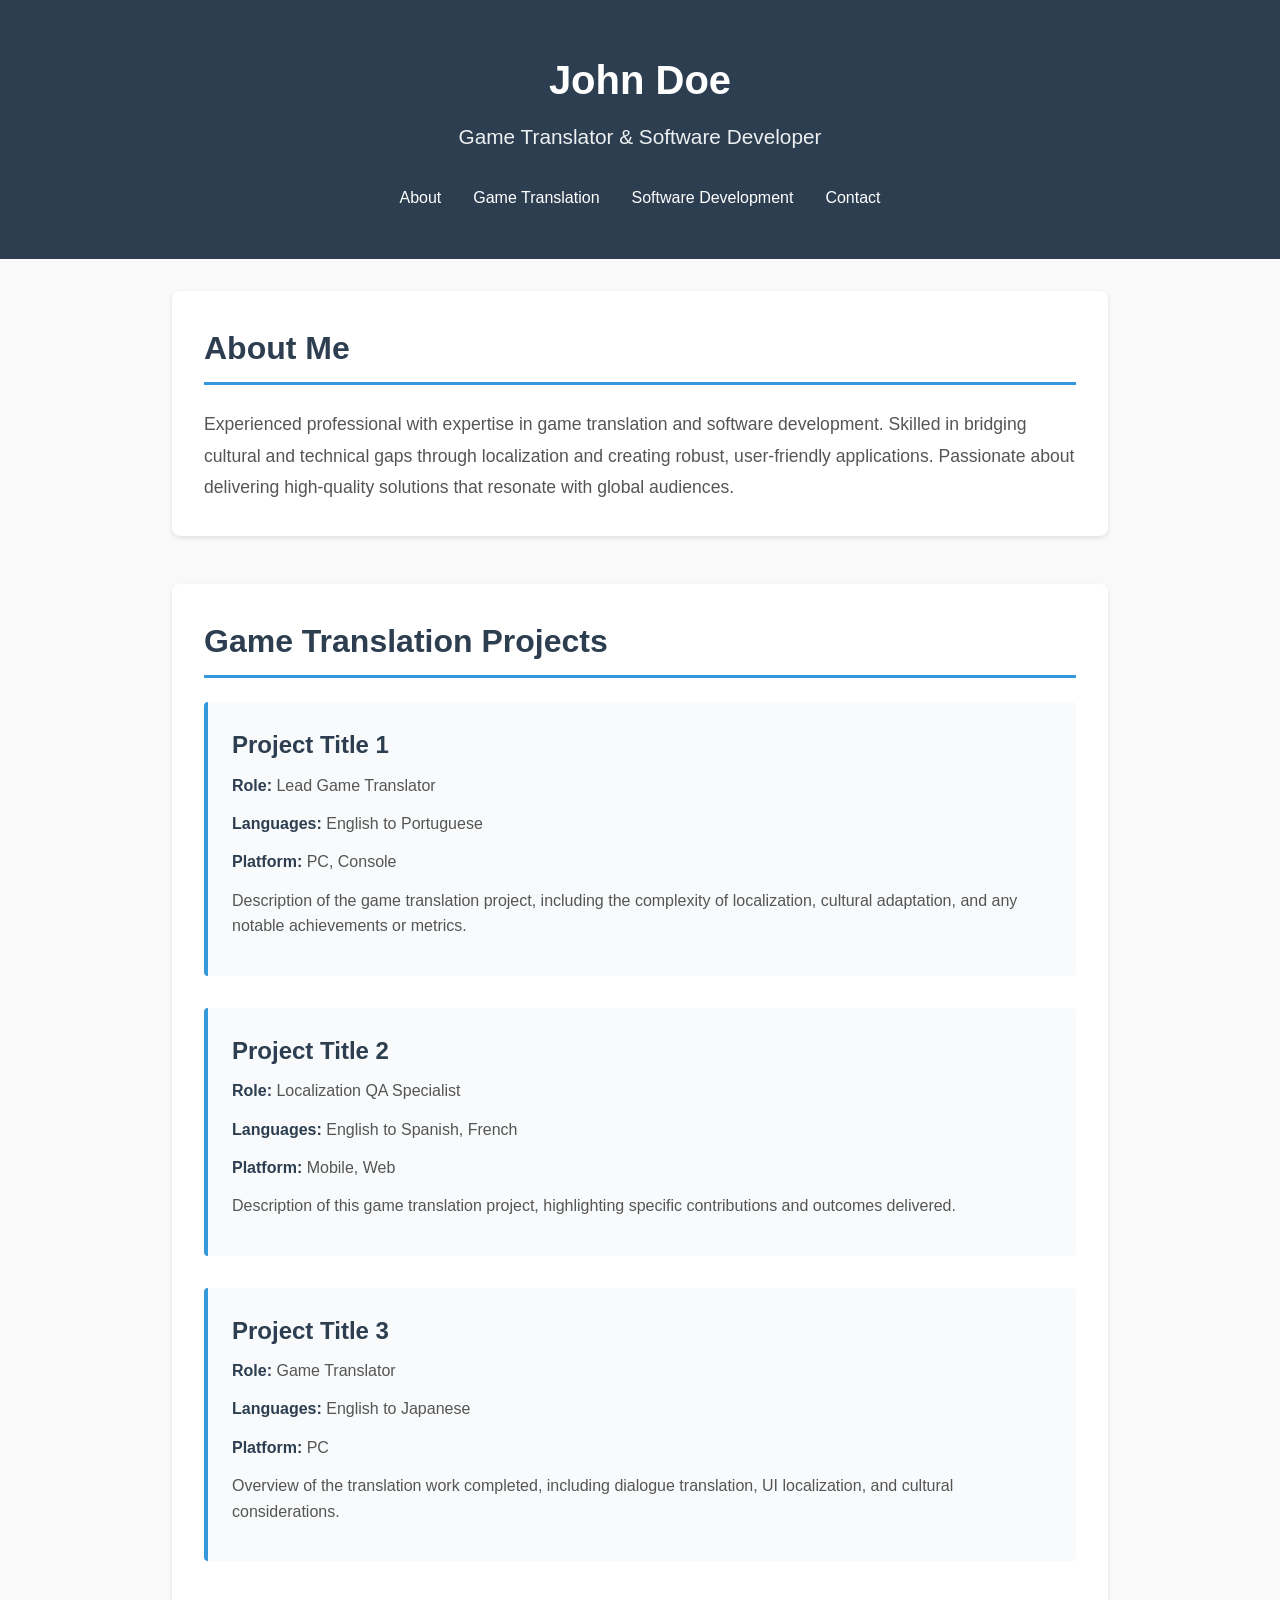
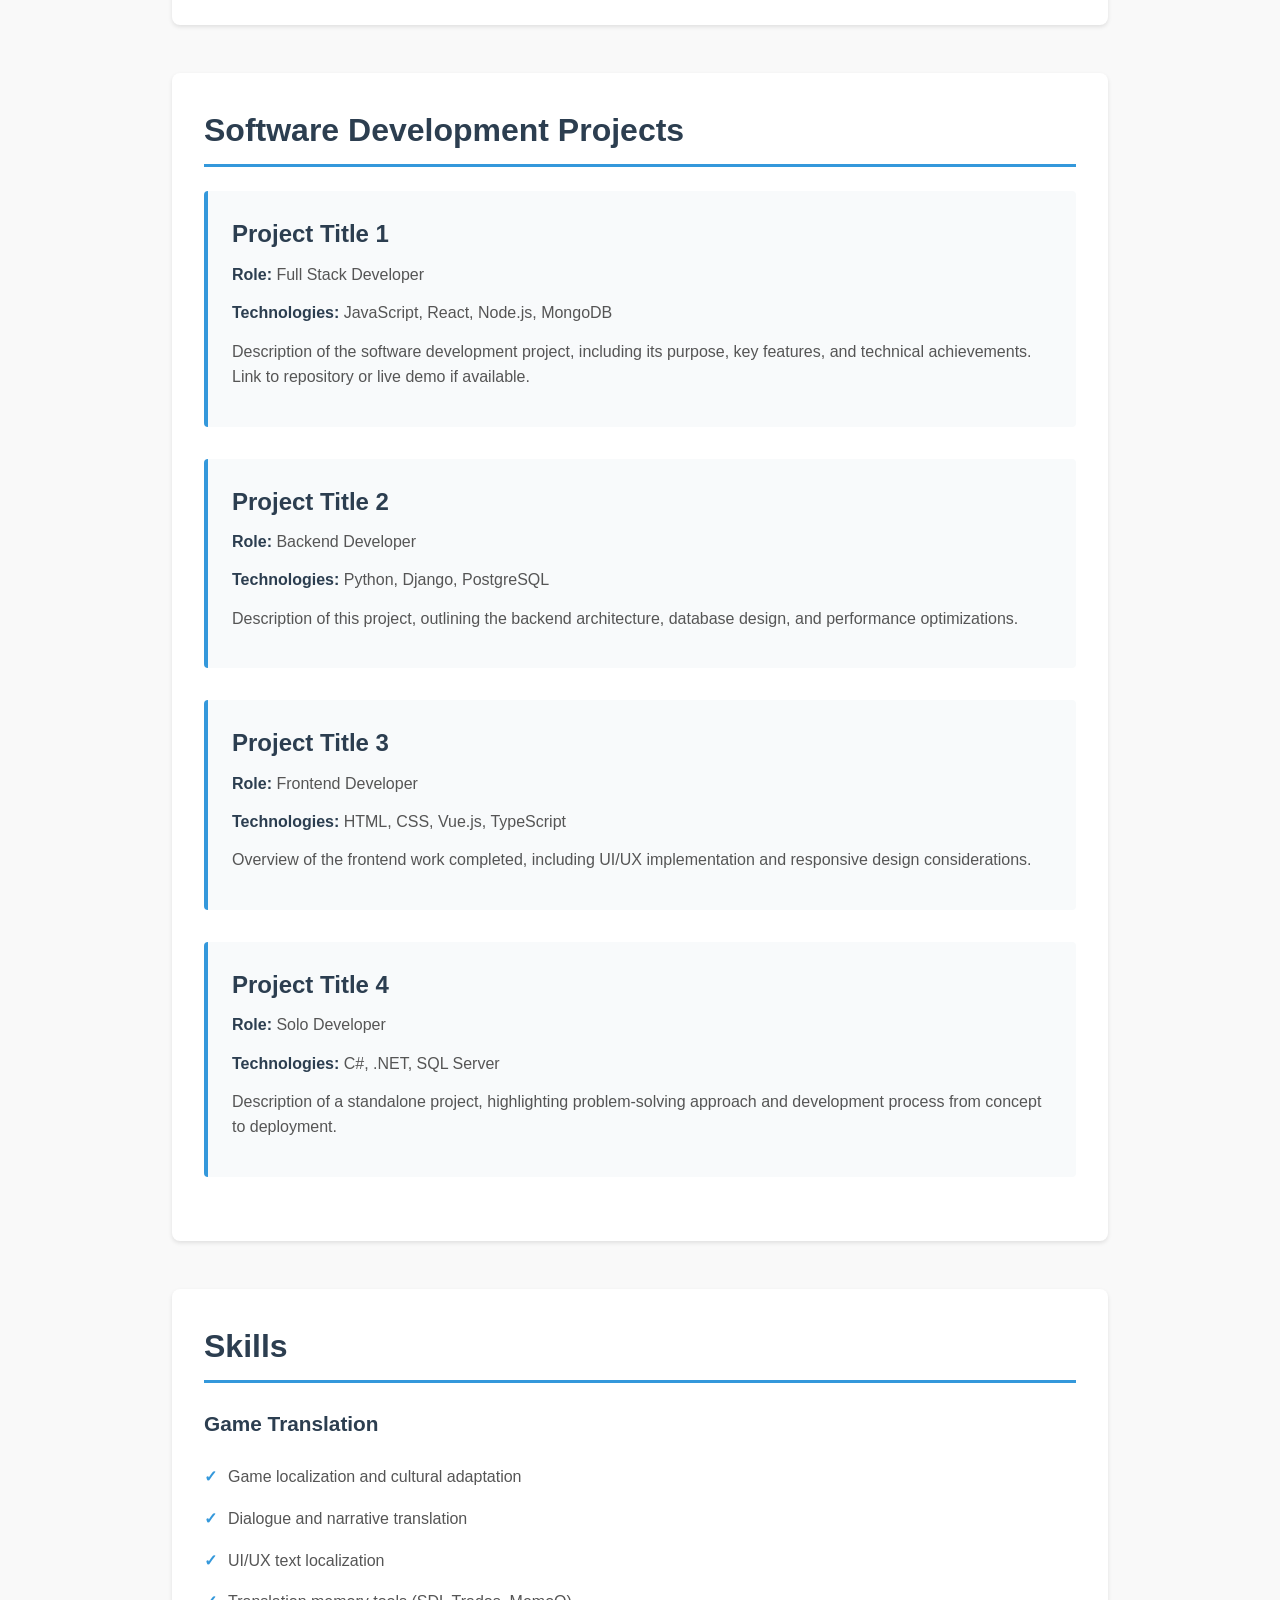
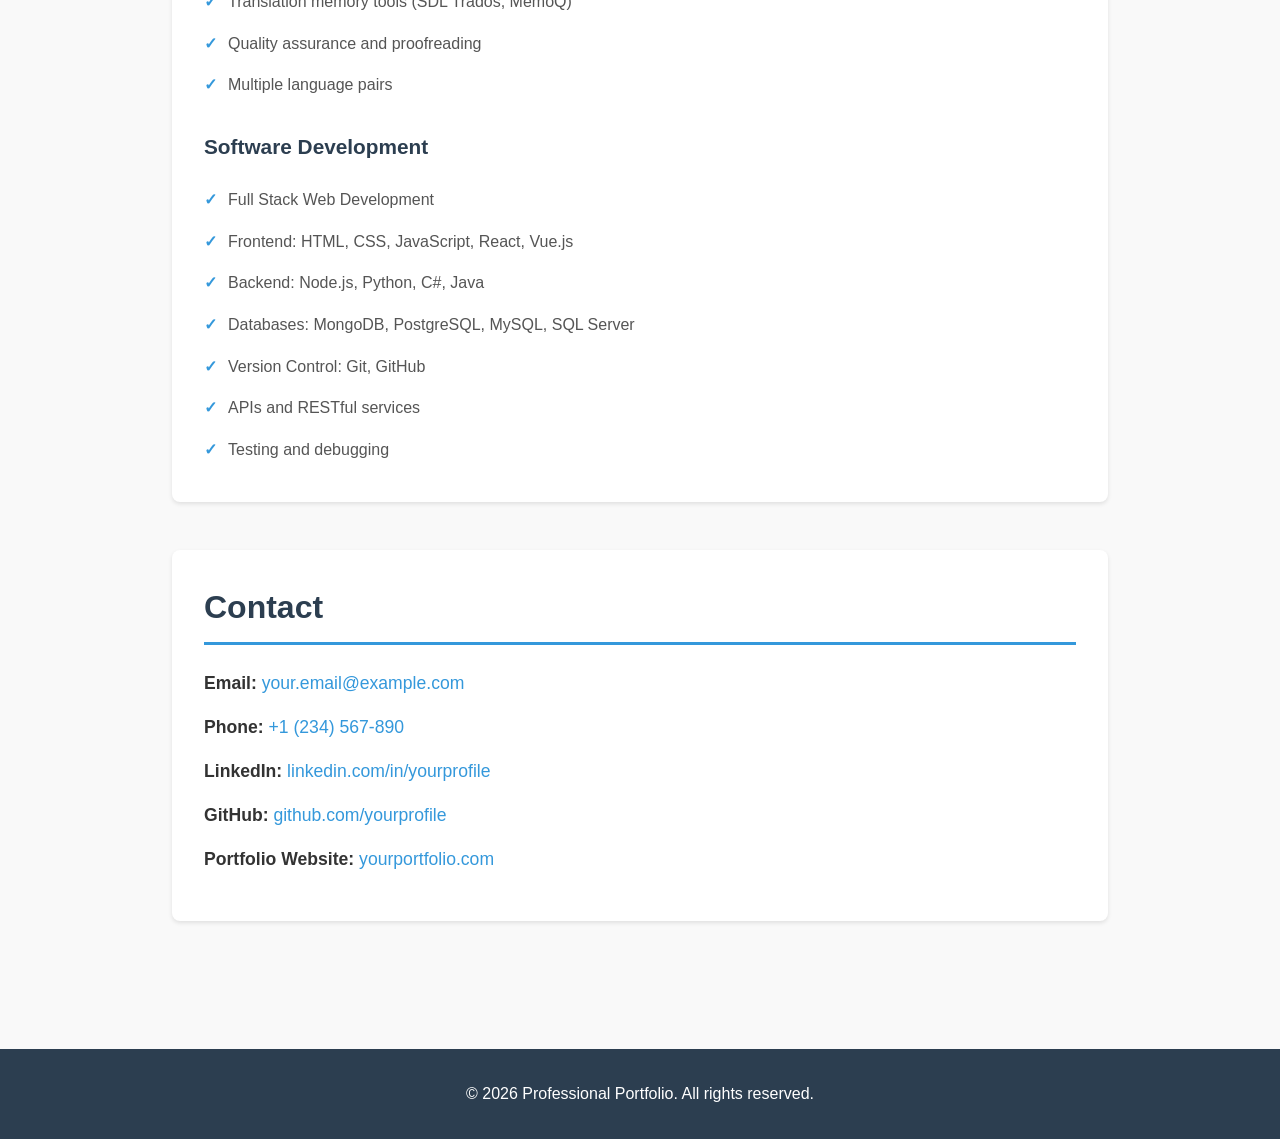
<file: 00 Masterclass/index.html>
<!DOCTYPE html>
<html lang="en">
<head>
    <meta charset="UTF-8">
    <meta name="viewport" content="width=device-width, initial-scale=1.0">
    <title>Professional Portfolio - Game Translation & Software Development</title>
    <link rel="stylesheet" href="style.css">
</head>
<body>
    <header>
        <h1>John Doe</h1>
        <p>Game Translator & Software Developer</p>
        <nav>
            <ul>
                <li><a href="#about">About</a></li>
                <li><a href="#game-translation">Game Translation</a></li>
                <li><a href="#software-development">Software Development</a></li>
                <li><a href="#contact">Contact</a></li>
            </ul>
        </nav>
    </header>

    <main>
        <section id="about">
            <h2>About Me</h2>
            <p>
                Experienced professional with expertise in game translation and software development. 
                Skilled in bridging cultural and technical gaps through localization and creating robust, 
                user-friendly applications. Passionate about delivering high-quality solutions that resonate 
                with global audiences.
            </p>
        </section>

        <section id="game-translation">
            <h2>Game Translation Projects</h2>
            
            <article>
                <h3>Project Title 1</h3>
                <p><strong>Role:</strong> Lead Game Translator</p>
                <p><strong>Languages:</strong> English to Portuguese</p>
                <p><strong>Platform:</strong> PC, Console</p>
                <p>
                    Description of the game translation project, including the complexity of localization, 
                    cultural adaptation, and any notable achievements or metrics.
                </p>
            </article>

            <article>
                <h3>Project Title 2</h3>
                <p><strong>Role:</strong> Localization QA Specialist</p>
                <p><strong>Languages:</strong> English to Spanish, French</p>
                <p><strong>Platform:</strong> Mobile, Web</p>
                <p>
                    Description of this game translation project, highlighting specific contributions and 
                    outcomes delivered.
                </p>
            </article>

            <article>
                <h3>Project Title 3</h3>
                <p><strong>Role:</strong> Game Translator</p>
                <p><strong>Languages:</strong> English to Japanese</p>
                <p><strong>Platform:</strong> PC</p>
                <p>
                    Overview of the translation work completed, including dialogue translation, UI localization, 
                    and cultural considerations.
                </p>
            </article>
        </section>

        <section id="software-development">
            <h2>Software Development Projects</h2>

            <article>
                <h3>Project Title 1</h3>
                <p><strong>Role:</strong> Full Stack Developer</p>
                <p><strong>Technologies:</strong> JavaScript, React, Node.js, MongoDB</p>
                <p>
                    Description of the software development project, including its purpose, key features, 
                    and technical achievements. Link to repository or live demo if available.
                </p>
            </article>

            <article>
                <h3>Project Title 2</h3>
                <p><strong>Role:</strong> Backend Developer</p>
                <p><strong>Technologies:</strong> Python, Django, PostgreSQL</p>
                <p>
                    Description of this project, outlining the backend architecture, database design, 
                    and performance optimizations.
                </p>
            </article>

            <article>
                <h3>Project Title 3</h3>
                <p><strong>Role:</strong> Frontend Developer</p>
                <p><strong>Technologies:</strong> HTML, CSS, Vue.js, TypeScript</p>
                <p>
                    Overview of the frontend work completed, including UI/UX implementation and 
                    responsive design considerations.
                </p>
            </article>

            <article>
                <h3>Project Title 4</h3>
                <p><strong>Role:</strong> Solo Developer</p>
                <p><strong>Technologies:</strong> C#, .NET, SQL Server</p>
                <p>
                    Description of a standalone project, highlighting problem-solving approach and 
                    development process from concept to deployment.
                </p>
            </article>
        </section>

        <section id="skills">
            <h2>Skills</h2>
            
            <h3>Game Translation</h3>
            <ul>
                <li>Game localization and cultural adaptation</li>
                <li>Dialogue and narrative translation</li>
                <li>UI/UX text localization</li>
                <li>Translation memory tools (SDL Trados, MemoQ)</li>
                <li>Quality assurance and proofreading</li>
                <li>Multiple language pairs</li>
            </ul>

            <h3>Software Development</h3>
            <ul>
                <li>Full Stack Web Development</li>
                <li>Frontend: HTML, CSS, JavaScript, React, Vue.js</li>
                <li>Backend: Node.js, Python, C#, Java</li>
                <li>Databases: MongoDB, PostgreSQL, MySQL, SQL Server</li>
                <li>Version Control: Git, GitHub</li>
                <li>APIs and RESTful services</li>
                <li>Testing and debugging</li>
            </ul>
        </section>

        <section id="contact">
            <h2>Contact</h2>
            <p><strong>Email:</strong> <a href="mailto:your.email@example.com">your.email@example.com</a></p>
            <p><strong>Phone:</strong> <a href="tel:+1234567890">+1 (234) 567-890</a></p>
            <p><strong>LinkedIn:</strong> <a href="https://linkedin.com/in/yourprofile">linkedin.com/in/yourprofile</a></p>
            <p><strong>GitHub:</strong> <a href="https://github.com/yourprofile">github.com/yourprofile</a></p>
            <p><strong>Portfolio Website:</strong> <a href="https://yourportfolio.com">yourportfolio.com</a></p>
        </section>
    </main>

    <footer>
        <p>&copy; 2026 Professional Portfolio. All rights reserved.</p>
    </footer>
</body>
</html>
</file>
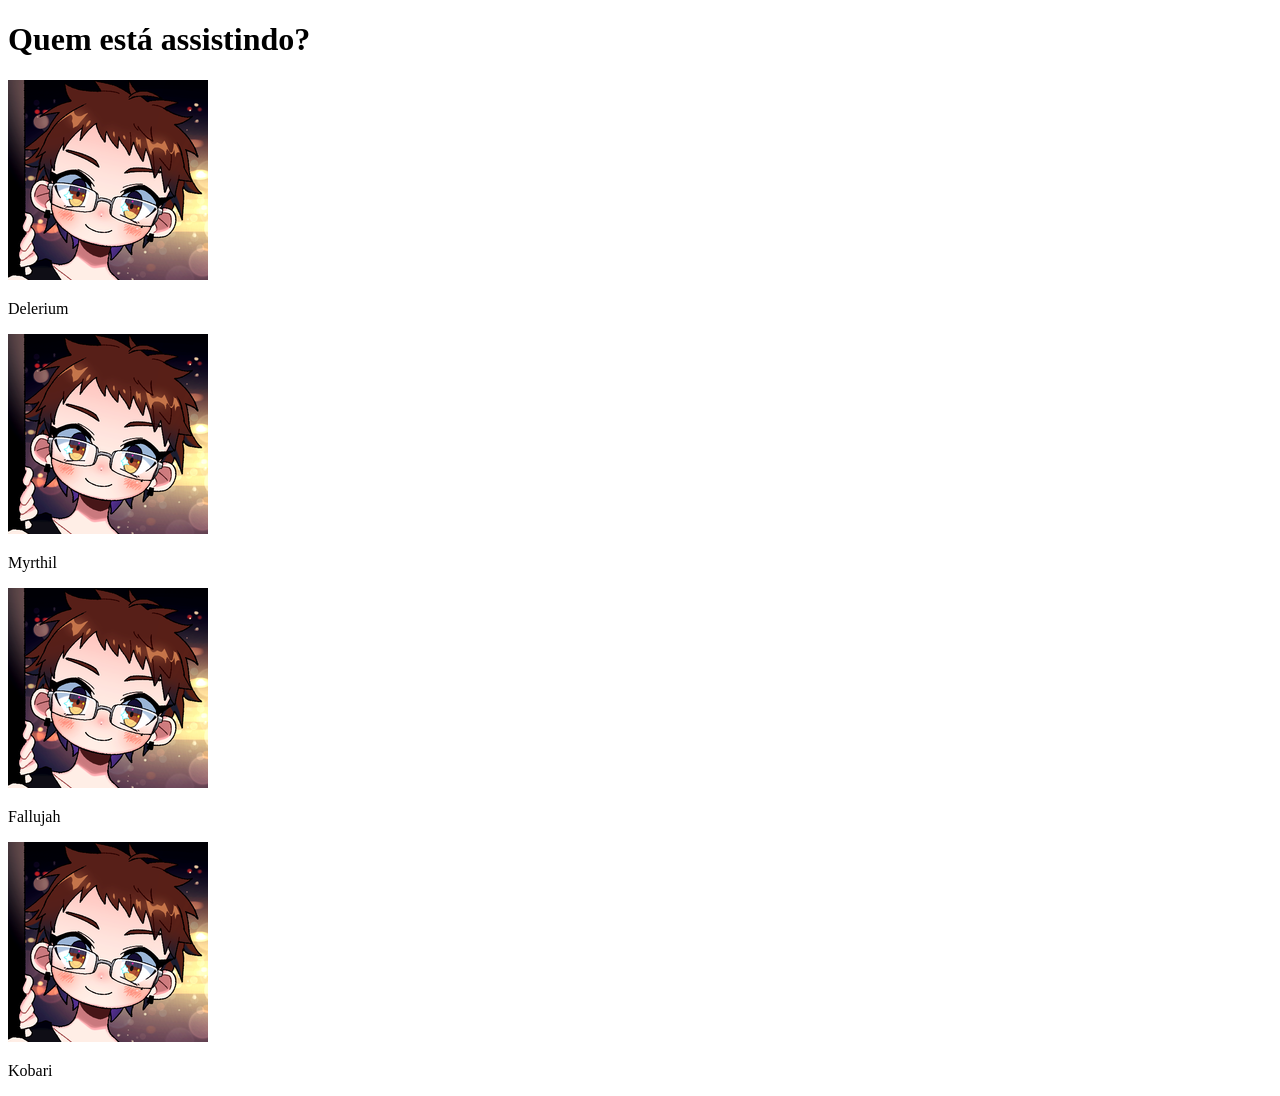
<file: 01 Aula/index.html>
<!DOCTYPE html>
<html lang="pt-BR">
<head>
	<meta charset="UTF-8">
	<meta name="viewport" content="width=device-width, initial-scale=1.0">
	<title>Nykflix</title>
</head>
<body>
	<main>
		<h1>Quem está assistindo?</h1>
		<div class="container">
			<div class="profile">
				<img src="assets/avatar.png" alt="Perfil 1">
				<p>Delerium</p>
			</div>
			<div class="profile">
				<img src="assets/avatar.png" alt="Perfil 2">
				<p>Myrthil</p>
			</div>
			<div class="profile">
				<img src="assets/avatar.png" alt="Perfil 3">
				<p>Fallujah</p>
			</div>
			<div class="profile">
				<img src="assets/avatar.png" alt="Perfil 4">
				<p>Kobari</p>
			</div>
		</div>
	</main>
</body>
</html>
</file>
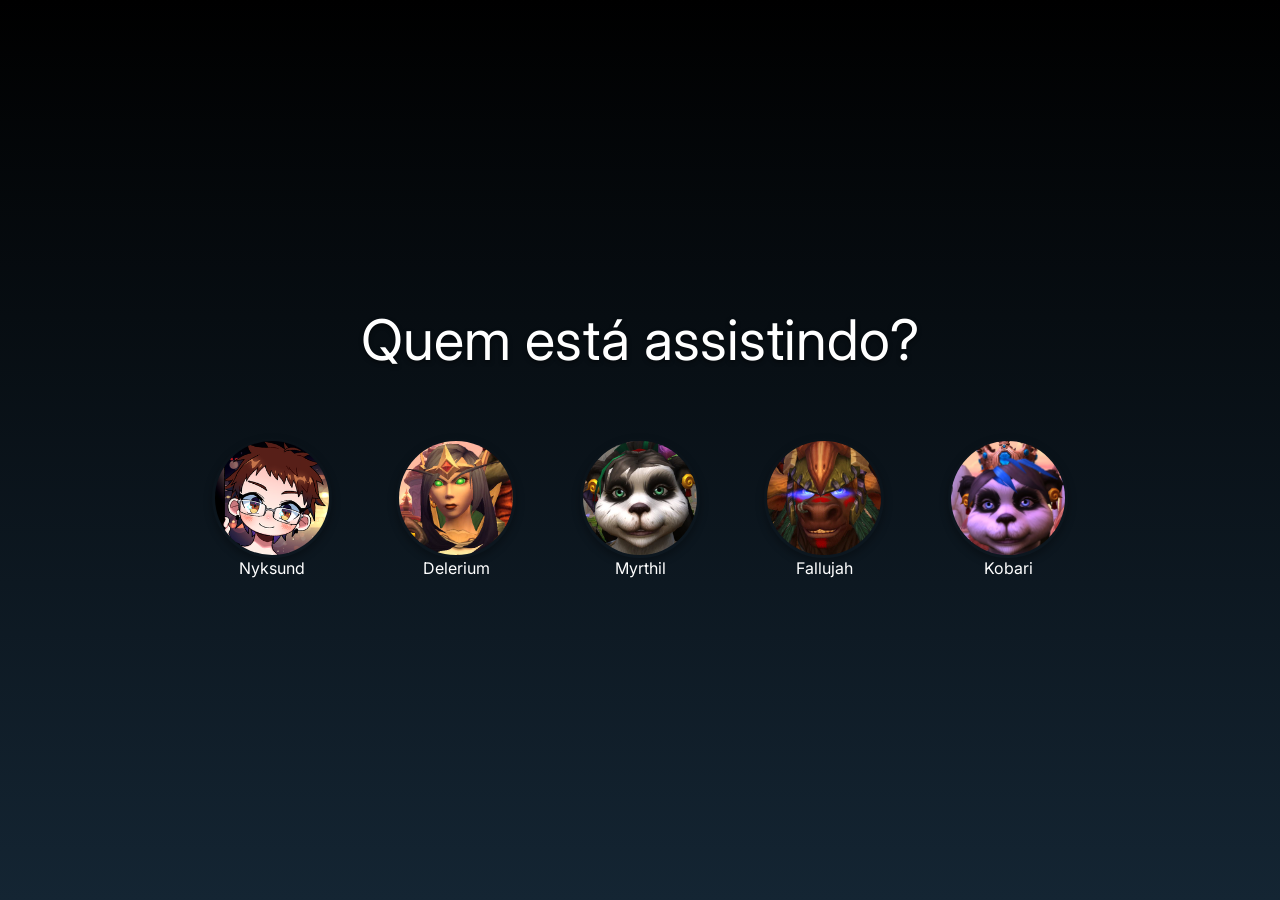
<file: 02 Aula/index.html>
<!DOCTYPE html>
<html lang="pt-BR">
<head>
	<meta charset="UTF-8">
	<meta name="viewport" content="width=device-width, initial-scale=1.0">
	<link rel="stylesheet" href="assets/style.css">
	<title>Nykflix</title>
</head>
<body>
	<main>
		<h1>Quem está assistindo?</h1>
		<ul class="container">
			<li class="profile">
				<img src="assets/avatar.png" alt="Avatar do perfil Nyksund">
				<figcaption>Nyksund</figcaption>
			</li>
			<li class="profile">
				<img src="assets/avatar-delerium.jpg" alt="Avatar do perfil Delerium">
				<figcaption>Delerium</figcaption>
			</li>
			<li class="profile">
				<img src="assets/avatar-myrthil.jpg" alt="Avatar do perfil Myrthil">
				<figcaption>Myrthil</figcaption>
			</li>
			<li class="profile">
				<img src="assets/avatar-fallujah.jpg" alt="Avatar do perfil Fallujah">
				<figcaption>Fallujah</figcaption>
			</li>
			<li class="profile">
				<img src="assets/avatar-kobari.jpg" alt="Avatar do perfil Kobari">
				<figcaption>Kobari</figcaption>
			</li>
		</ul>
	</main>
</body>
</html>
</file>
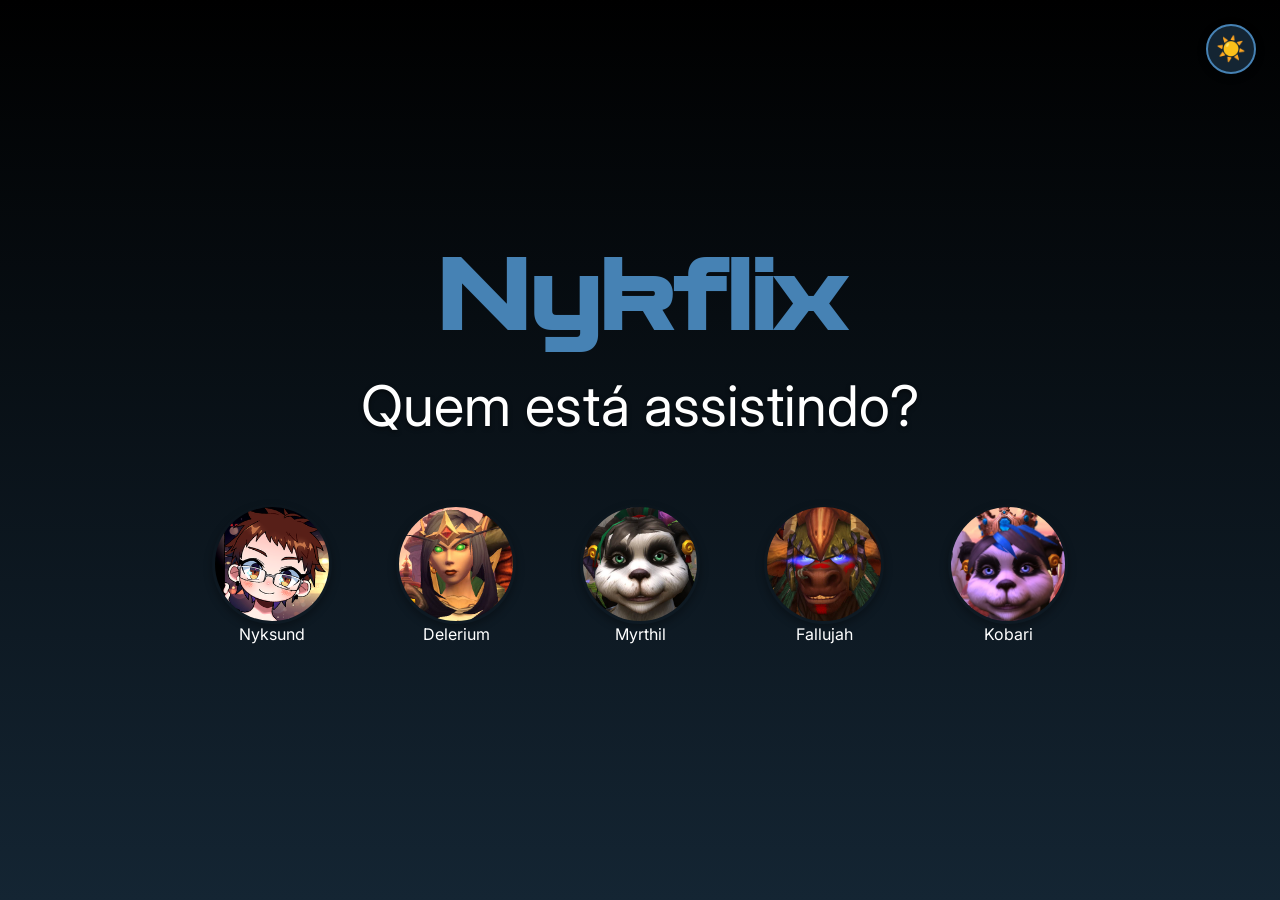
<file: 03 Aula/index.html>
<!DOCTYPE html>
<html lang="pt-BR" data-theme="dark">
<head>
	<meta charset="UTF-8">
	<meta name="viewport" content="width=device-width, initial-scale=1.0">
	<link rel="stylesheet" href="assets/style.css">
	<title>Nykflix</title>
</head>
<body>
	<button id="theme-toggle" class="theme-toggle" aria-label="Alternar modo claro/escuro">
		<span class="theme-toggle-icon">🌙</span>
	</button>
	<main>
		<h1>Nykflix</h1>
		<h2>Quem está assistindo?</h2>
		<ul class="container">
			<li class="profile">
				<img src="assets/avatar.png" alt="Avatar do perfil Nyksund">
				<figcaption>Nyksund</figcaption>
			</li>
			<li class="profile">
				<img src="assets/avatar-delerium.jpg" alt="Avatar do perfil Delerium">
				<figcaption>Delerium</figcaption>
			</li>
			<li class="profile">
				<img src="assets/avatar-myrthil.jpg" alt="Avatar do perfil Myrthil">
				<figcaption>Myrthil</figcaption>
			</li>
			<li class="profile">
				<img src="assets/avatar-fallujah.jpg" alt="Avatar do perfil Fallujah">
				<figcaption>Fallujah</figcaption>
			</li>
			<li class="profile">
				<img src="assets/avatar-kobari.jpg" alt="Avatar do perfil Kobari">
				<figcaption>Kobari</figcaption>
			</li>
		</ul>
	</main>
	<script src="assets/script.js"></script>
</body>
</html>
</file>
<file: 00 Masterclass/style.css>
* {
    margin: 0;
    padding: 0;
    box-sizing: border-box;
}

body {
    font-family: 'Segoe UI', Tahoma, Geneva, Verdana, sans-serif;
    line-height: 1.6;
    color: #333;
    background-color: #f9f9f9;
}

/* Header and Navigation */
header {
    background-color: #2c3e50;
    color: white;
    padding: 3rem 2rem;
    text-align: center;
}

header h1 {
    font-size: 2.5rem;
    margin-bottom: 0.5rem;
    font-weight: 700;
}

header p {
    font-size: 1.3rem;
    margin-bottom: 2rem;
    color: #ecf0f1;
}

nav ul {
    list-style: none;
    display: flex;
    justify-content: center;
    gap: 2rem;
    flex-wrap: wrap;
}

nav a {
    color: white;
    text-decoration: none;
    font-weight: 500;
    transition: color 0.3s ease;
}

nav a:hover {
    color: #3498db;
}

/* Main Content */
main {
    max-width: 1000px;
    margin: 0 auto;
    padding: 2rem;
}

section {
    margin-bottom: 3rem;
    padding: 2rem;
    background-color: white;
    border-radius: 8px;
    box-shadow: 0 2px 4px rgba(0, 0, 0, 0.1);
}

section h2 {
    font-size: 2rem;
    color: #2c3e50;
    margin-bottom: 1.5rem;
    border-bottom: 3px solid #3498db;
    padding-bottom: 0.5rem;
}

section h3 {
    font-size: 1.5rem;
    color: #34495e;
    margin-top: 1rem;
    margin-bottom: 0.5rem;
}

/* About Section */
#about p {
    font-size: 1.1rem;
    color: #555;
    line-height: 1.8;
}

/* Projects - Game Translation and Software Development */
article {
    margin-bottom: 2rem;
    padding: 1.5rem;
    border-left: 4px solid #3498db;
    background-color: #f8fafb;
    border-radius: 4px;
}

article h3 {
    color: #2c3e50;
    margin-top: 0;
}

article p {
    margin-bottom: 0.8rem;
    color: #555;
}

article strong {
    color: #2c3e50;
    font-weight: 600;
}

/* Skills Section */
#skills h3 {
    color: #2c3e50;
    font-size: 1.3rem;
    margin-top: 1.5rem;
    margin-bottom: 1rem;
}

#skills ul {
    list-style: none;
    margin-left: 0;
}

#skills li {
    padding: 0.5rem 0;
    padding-left: 1.5rem;
    position: relative;
    color: #555;
}

#skills li:before {
    content: "✓";
    position: absolute;
    left: 0;
    color: #3498db;
    font-weight: bold;
}

/* Contact Section */
#contact p {
    margin-bottom: 1rem;
    font-size: 1.1rem;
}

#contact a {
    color: #3498db;
    text-decoration: none;
    transition: color 0.3s ease;
}

#contact a:hover {
    color: #2980b9;
    text-decoration: underline;
}

/* Footer */
footer {
    background-color: #2c3e50;
    color: white;
    text-align: center;
    padding: 2rem;
    margin-top: 3rem;
}

footer p {
    margin: 0;
}

/* Responsive Design */
@media (max-width: 768px) {
    header h1 {
        font-size: 2rem;
    }

    header p {
        font-size: 1rem;
    }

    nav ul {
        flex-direction: column;
        gap: 1rem;
    }

    section {
        padding: 1.5rem;
    }

    section h2 {
        font-size: 1.5rem;
    }

    article {
        padding: 1rem;
    }

    main {
        padding: 1rem;
    }
}

@media (max-width: 480px) {
    header h1 {
        font-size: 1.5rem;
    }

    header p {
        font-size: 0.9rem;
    }

    header {
        padding: 2rem 1rem;
    }

    section h2 {
        font-size: 1.3rem;
    }

    section h3 {
        font-size: 1.2rem;
    }

    article h3 {
        font-size: 1.1rem;
    }
}
</file>
<file: 02 Aula/assets/style.css>
/* Netflix-inspired Profile Select Page Styles */

@import url('https://fonts.googleapis.com/css2?family=Inter:ital,opsz,wght@0,14..32,100..900;1,14..32,100..900&display=swap');

* {
    margin: 0;
    padding: 0;
    box-sizing: border-box;
}

body {
    font-family: Inter, 'Helvetica Neue', Helvetica, Arial, sans-serif;
    background-color: #142533;
    color: #fff;
    min-height: 100vh;
    display: flex;
    align-items: center;
    justify-content: center;
    background-image: linear-gradient(180deg, #000 0%, #142533 100%);
}

main {
    max-width: 1200px;
    width: 100%;
    padding: 2rem;
    text-align: center;
}

h1 {
    font-size: 3.5rem;
    font-weight: 400;
    margin-bottom: 3rem;
    text-shadow: 0 2px 4px rgba(0, 0, 0, 0.5);
}

.container {
    display: flex;
    flex-wrap: wrap;
    justify-content: center;
    gap: 2rem;
    list-style: none;
}

.profile {
    display: flex;
    flex-direction: column;
    align-items: center;
    cursor: pointer;
    transition: transform 0.3s ease, opacity 0.3s ease;
    padding: 1rem;
    border-radius: 8px;
}

.profile:hover {
    transform: scale(1.05);
    opacity: 0.8;
}

.profile img {
    width: 120px;
    height: 120px;
    border-radius: 50%;
    object-fit: cover;
    border: 3px solid transparent;
    transition: border-color 0.3s ease;
    box-shadow: 0 4px 8px rgba(0, 0, 0, 0.3);
}

.profile:hover img {
    border-color: #4682B4;
}

.profile p {
    margin-top: 1rem;
    font-size: 1.2rem;
    font-weight: 300;
    text-shadow: 0 1px 2px rgba(0, 0, 0, 0.5);
}

/* Responsive adjustments */

/* Tablets and Small Desktops (768px and below) */
@media (max-width: 768px) {
    main {
        padding: 1.5rem;
    }

    h1 {
        font-size: 2.5rem;
        margin-bottom: 2rem;
    }

    .container {
        gap: 1.5rem;
    }

    .profile {
        padding: 0.75rem;
    }

    .profile img {
        width: 100px;
        height: 100px;
    }

    .profile p {
        font-size: 1rem;
    }
}

/* Mobile Devices - Landscape (600px and below) */
@media (max-width: 600px) {
    main {
        padding: 1rem;
    }

    h1 {
        font-size: 2.2rem;
        margin-bottom: 1.5rem;
    }

    .container {
        gap: 1.2rem;
    }

    .profile img {
        width: 90px;
        height: 90px;
    }

    .profile p {
        font-size: 0.95rem;
    }
}

/* Mobile Devices - Portrait (480px and below) */
@media (max-width: 480px) {
    body {
        min-height: 100vh;
        padding-top: 1rem;
        padding-bottom: 1rem;
    }

    main {
        padding: 1rem 0.75rem;
        max-width: 100%;
    }

    h1 {
        font-size: 1.75rem;
        margin-bottom: 1.25rem;
        font-weight: 300;
    }

    .container {
        gap: 1rem;
        padding: 0 0.5rem;
    }

    .profile {
        padding: 0.5rem;
    }

    .profile img {
        width: 80px;
        height: 80px;
        border: 2px solid transparent;
    }

    .profile p {
        font-size: 0.9rem;
        margin-top: 0.75rem;
    }
}

/* Extra Small Devices (320px and below) */
@media (max-width: 320px) {
    main {
        padding: 0.75rem;
    }

    h1 {
        font-size: 1.5rem;
        margin-bottom: 1rem;
    }

    .container {
        gap: 0.75rem;
        padding: 0;
    }

    .profile img {
        width: 70px;
        height: 70px;
    }

    .profile p {
        font-size: 0.85rem;
    }
}
</file>
<file: 03 Aula/assets/style.css>
/* Netflix-inspired Profile Select Page Styles */

@import url('https://fonts.googleapis.com/css2?family=Inter:ital,opsz,wght@0,14..32,100..900;1,14..32,100..900&family=Zen+Dots&display=swap');

/* Theme variables */
:root[data-theme="dark"] {
	--bg-primary: #000;
	--bg-secondary: #142533;
	--bg-gradient: linear-gradient(180deg, #000 0%, #142533 100%);
	--text-primary: #fff;
	--text-secondary: #ccc;
	--accent-color: #4682B4;
	--shadow-light: rgba(0, 0, 0, 0.5);
	--shadow-dark: rgba(0, 0, 0, 0.3);
	--border-hover: #4682B4;
}

:root[data-theme="light"] {
	--bg-primary: #f5f5f5;
	--bg-secondary: #ffffff;
	--bg-gradient: linear-gradient(180deg, #e8e8e8 0%, #ffffff 100%);
	--text-primary: #1a1a1a;
	--text-secondary: #666;
	--accent-color: #0066cc;
	--shadow-light: rgba(0, 0, 0, 0.1);
	--shadow-dark: rgba(0, 0, 0, 0.08);
	--border-hover: #0066cc;
}

* {
	margin: 0;
	padding: 0;
	box-sizing: border-box;
}

body {
	font-family: Inter, 'Helvetica Neue', Helvetica, Arial, sans-serif;
	background-color: var(--bg-secondary);
	color: var(--text-primary);
	min-height: 100vh;
	display: flex;
	align-items: center;
	justify-content: center;
	background-image: var(--bg-gradient);
	transition: background-color 0.3s ease, color 0.3s ease, background-image 0.3s ease;
}

main {
	max-width: 1200px;
	width: 100%;
	padding: 2rem;
	text-align: center;
}

h1 {
	color: var(--accent-color);
	font-family: "Zen Dots", cursive;
	font-size: 6rem;
	margin-bottom: 1rem;
	text-shadow: inset 0 2px 4px rgba(0, 0, 0, 1);
	transition: color 0.3s ease;
}

h2 {
	font-size: 3.5rem;
	font-weight: 400;
	margin-bottom: 3rem;
	text-shadow: 0 2px 4px var(--shadow-light);
	transition: text-shadow 0.3s ease;
}

.container {
	display: flex;
	flex-wrap: wrap;
	justify-content: center;
	gap: 2rem;
	list-style: none;
}

.profile {
	display: flex;
	flex-direction: column;
	align-items: center;
	cursor: pointer;
	transition: transform 0.3s ease, opacity 0.3s ease;
	padding: 1rem;
	border-radius: 8px;
}

.profile:hover {
	transform: scale(1.05);
	opacity: 0.8;
}

.profile img {
	width: 120px;
	height: 120px;
	border-radius: 50%;
	object-fit: cover;
	border: 3px solid transparent;
	transition: border-color 0.3s ease, box-shadow 0.3s ease;
	box-shadow: 0 4px 8px var(--shadow-dark);
}

.profile:hover img {
	border-color: var(--border-hover);
}

.profile p {
	margin-top: 1rem;
	font-size: 1.2rem;
	font-weight: 300;
	text-shadow: 0 1px 2px var(--shadow-light);
	transition: text-shadow 0.3s ease;
}

/* Theme Toggle Button */
.theme-toggle {
	position: fixed;
	top: 1.5rem;
	right: 1.5rem;
	width: 50px;
	height: 50px;
	border-radius: 50%;
	border: 2px solid var(--accent-color);
	background-color: var(--bg-secondary);
	color: var(--text-primary);
	font-size: 1.5rem;
	cursor: pointer;
	transition: all 0.3s ease;
	display: flex;
	align-items: center;
	justify-content: center;
	z-index: 1000;
	box-shadow: 0 2px 8px var(--shadow-dark);
}

.theme-toggle:hover {
	transform: scale(1.1);
	box-shadow: 0 4px 12px var(--shadow-dark);
	background-color: var(--accent-color);
}

[data-theme="light"] .theme-toggle:hover {
	background-color: var(--accent-color);
	color: white;
}

.theme-toggle-icon {
	transition: transform 0.3s ease;
}

.theme-toggle:hover .theme-toggle-icon {
	transform: rotate(20deg);
}

/* Responsive adjustments */

/* Tablets and Small Desktops (768px and below) */
@media (max-width: 768px) {
	main {
		padding: 1.5rem;
	}

	h1 {
		font-size: 2.5rem;
		margin-bottom: 2rem;
	}

	h2 {
		font-size: 2.5rem;
	}

	.container {
		gap: 1.5rem;
	}

	.profile {
		padding: 0.75rem;
	}

	.profile img {
		width: 100px;
		height: 100px;
	}

	.profile p {
		font-size: 1rem;
	}

	.theme-toggle {
		width: 45px;
		height: 45px;
		font-size: 1.2rem;
		top: 1rem;
		right: 1rem;
	}
}

/* Mobile Devices - Landscape (600px and below) */
@media (max-width: 600px) {
	main {
		padding: 1rem;
	}

	h1 {
		font-size: 2.2rem;
		margin-bottom: 1.5rem;
	}

	h2 {
		font-size: 2rem;
		margin-bottom: 1.5rem;
	}

	.container {
		gap: 1.2rem;
	}

	.profile img {
		width: 90px;
		height: 90px;
	}

	.profile p {
		font-size: 0.95rem;
	}

	.theme-toggle {
		width: 40px;
		height: 40px;
		font-size: 1rem;
	}
}

/* Mobile Devices - Portrait (480px and below) */
@media (max-width: 480px) {
	body {
		min-height: 100vh;
		padding-top: 1rem;
		padding-bottom: 1rem;
	}

	main {
		padding: 1rem 0.75rem;
		max-width: 100%;
	}

	h1 {
		font-size: 1.75rem;
		margin-bottom: 1.25rem;
		font-weight: 300;
	}

	h2 {
		font-size: 1.5rem;
		margin-bottom: 1.25rem;
	}

	.container {
		gap: 1rem;
		padding: 0 0.5rem;
	}

	.profile {
		padding: 0.5rem;
	}

	.profile img {
		width: 80px;
		height: 80px;
		border: 2px solid transparent;
	}

	.profile p {
		font-size: 0.9rem;
		margin-top: 0.75rem;
	}

	.theme-toggle {
		width: 40px;
		height: 40px;
		font-size: 0.9rem;
		top: 0.75rem;
		right: 0.75rem;
	}
}

/* Extra Small Devices (320px and below) */
@media (max-width: 320px) {
	main {
		padding: 0.75rem;
	}

	h1 {
		font-size: 1.5rem;
		margin-bottom: 1rem;
	}

	h2 {
		font-size: 1.2rem;
		margin-bottom: 1rem;
	}

	.container {
		gap: 0.75rem;
		padding: 0;
	}

	.profile img {
		width: 70px;
		height: 70px;
	}

	.profile p {
		font-size: 0.85rem;
	}

	.theme-toggle {
		width: 38px;
		height: 38px;
		font-size: 0.8rem;
		border-width: 1px;
	}
}
</file>
